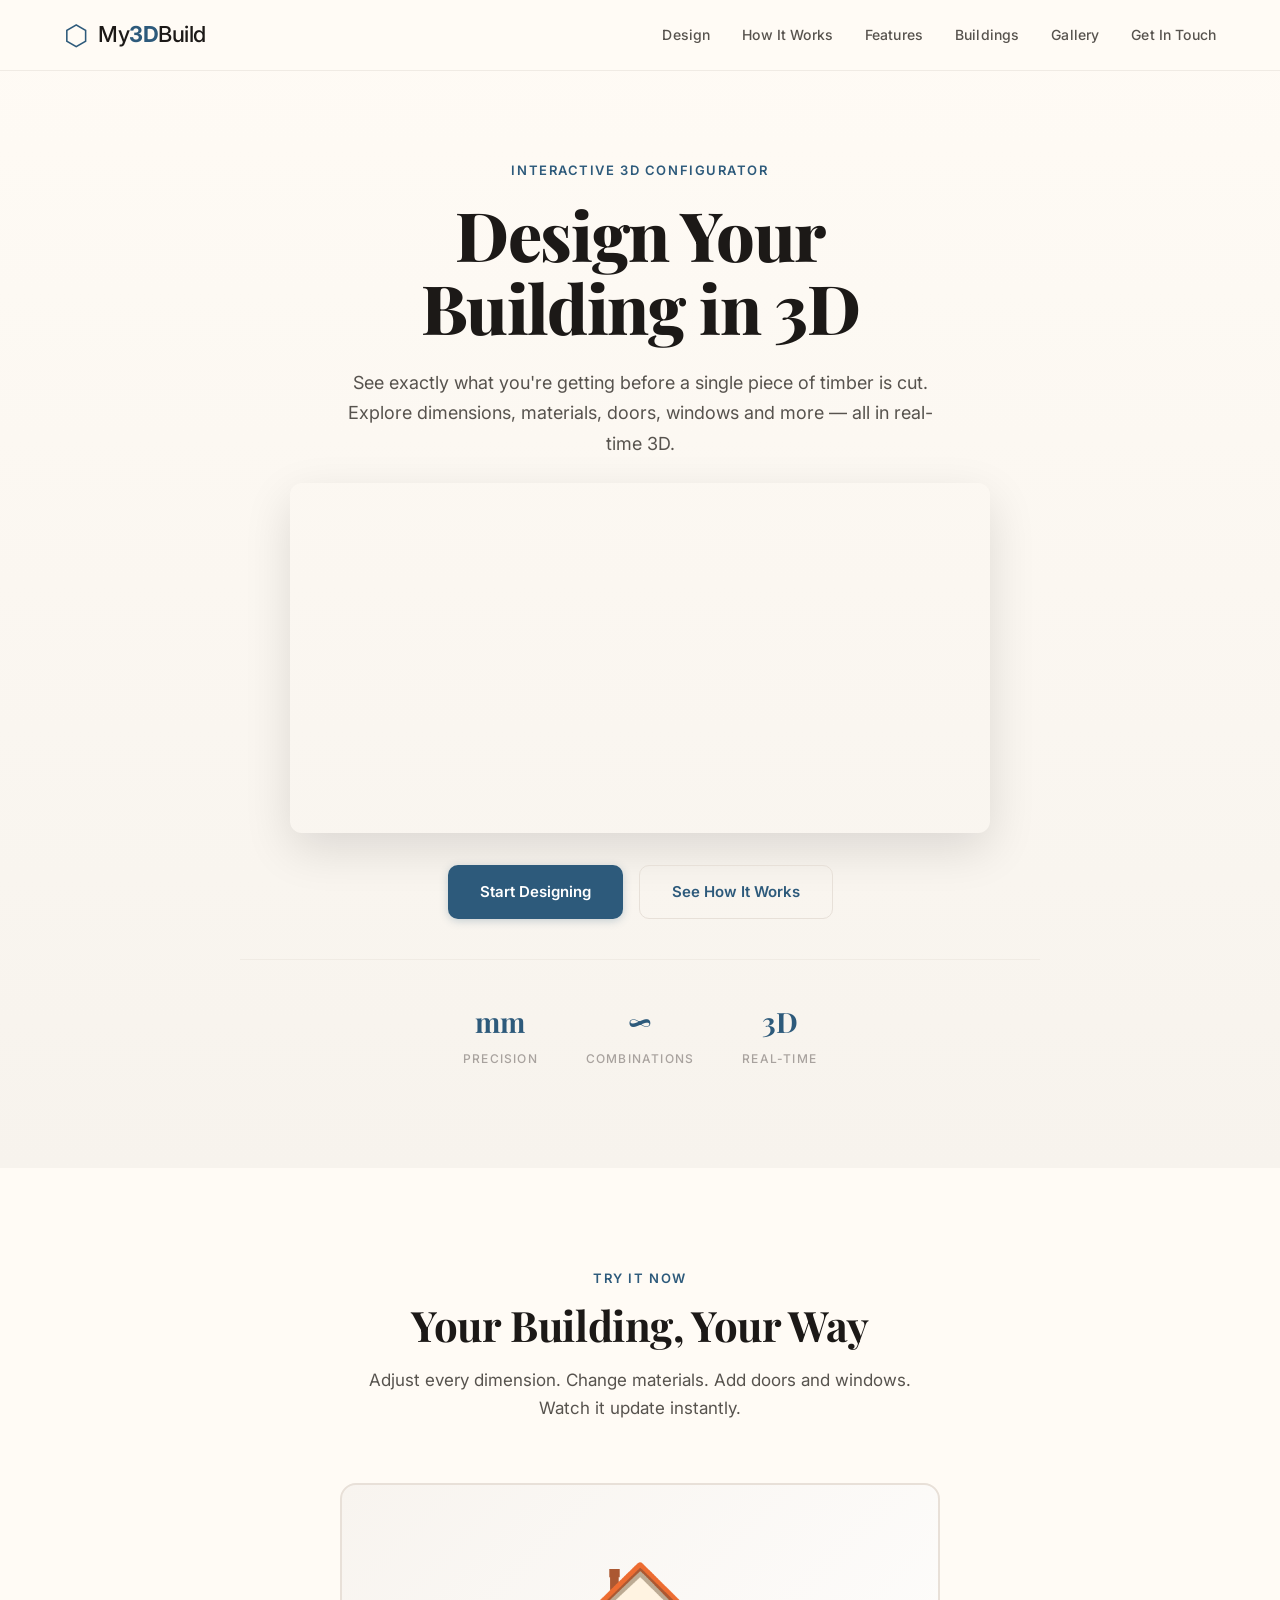
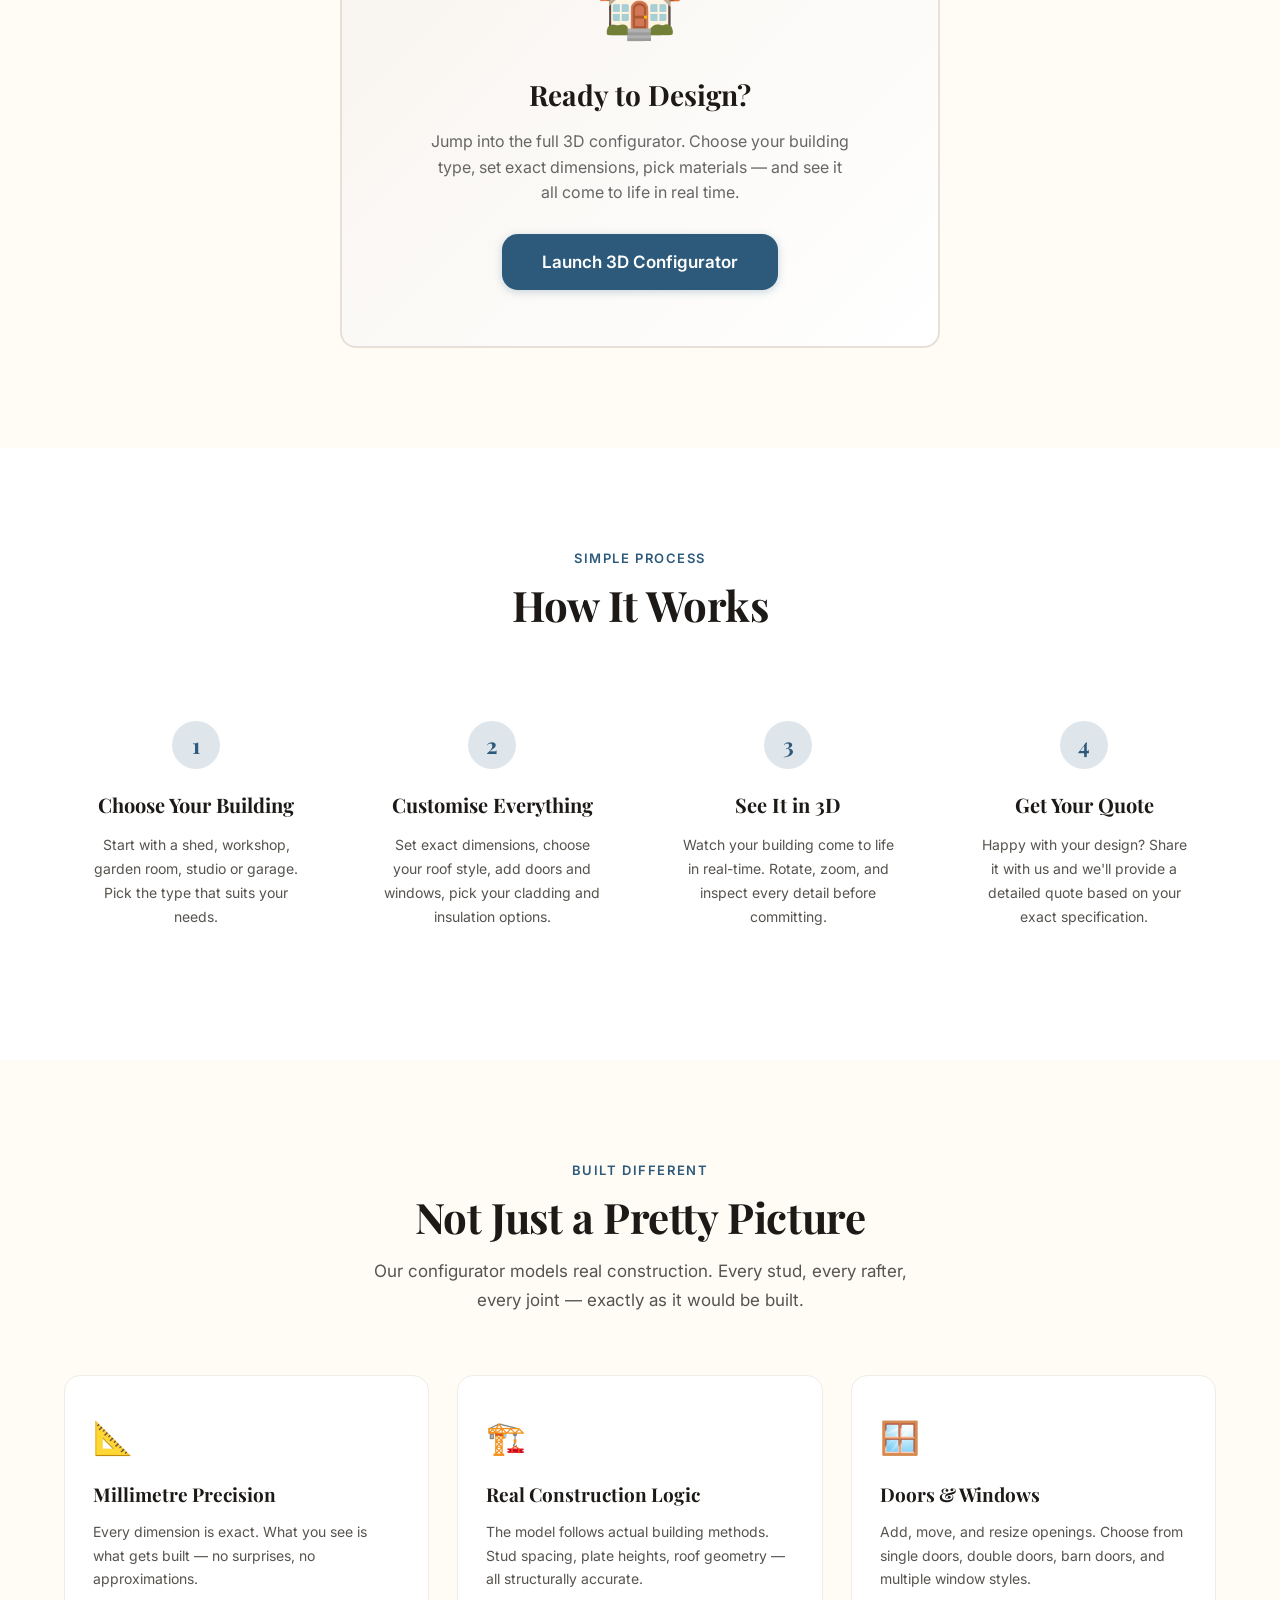
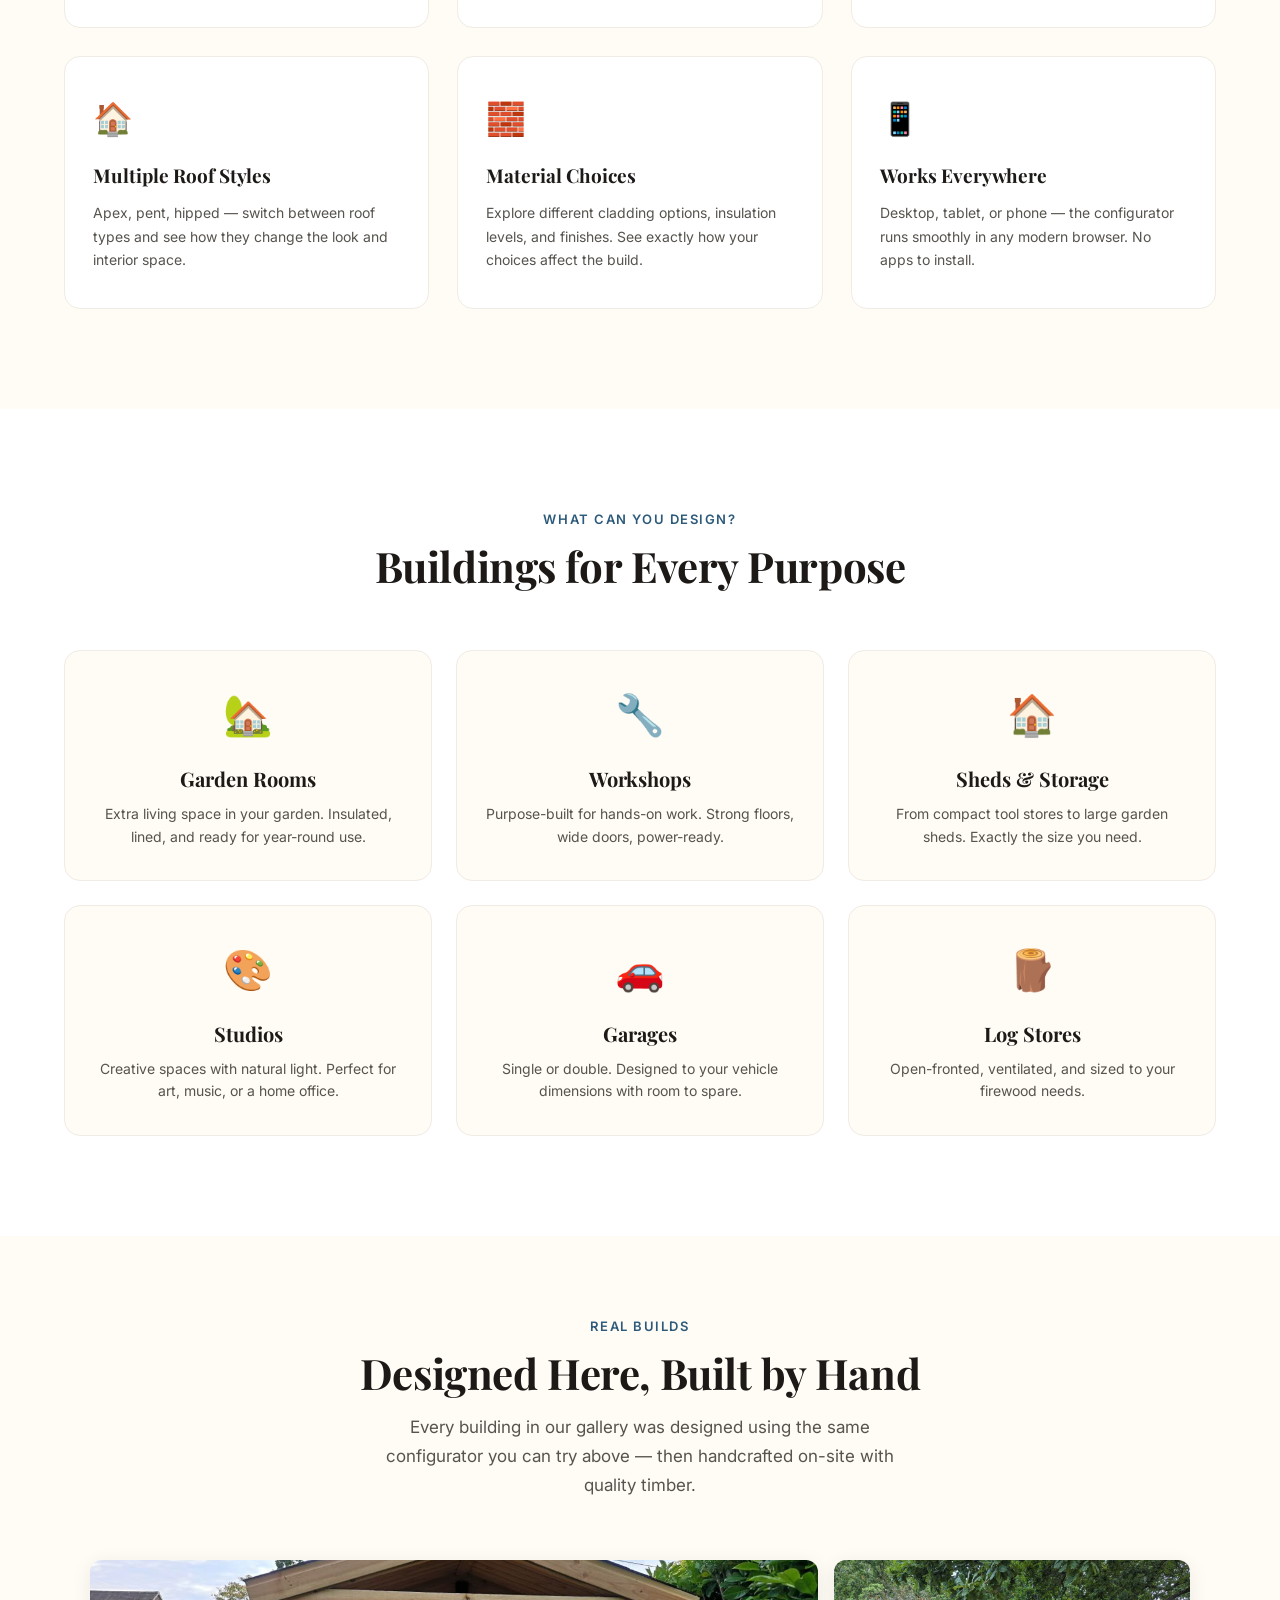
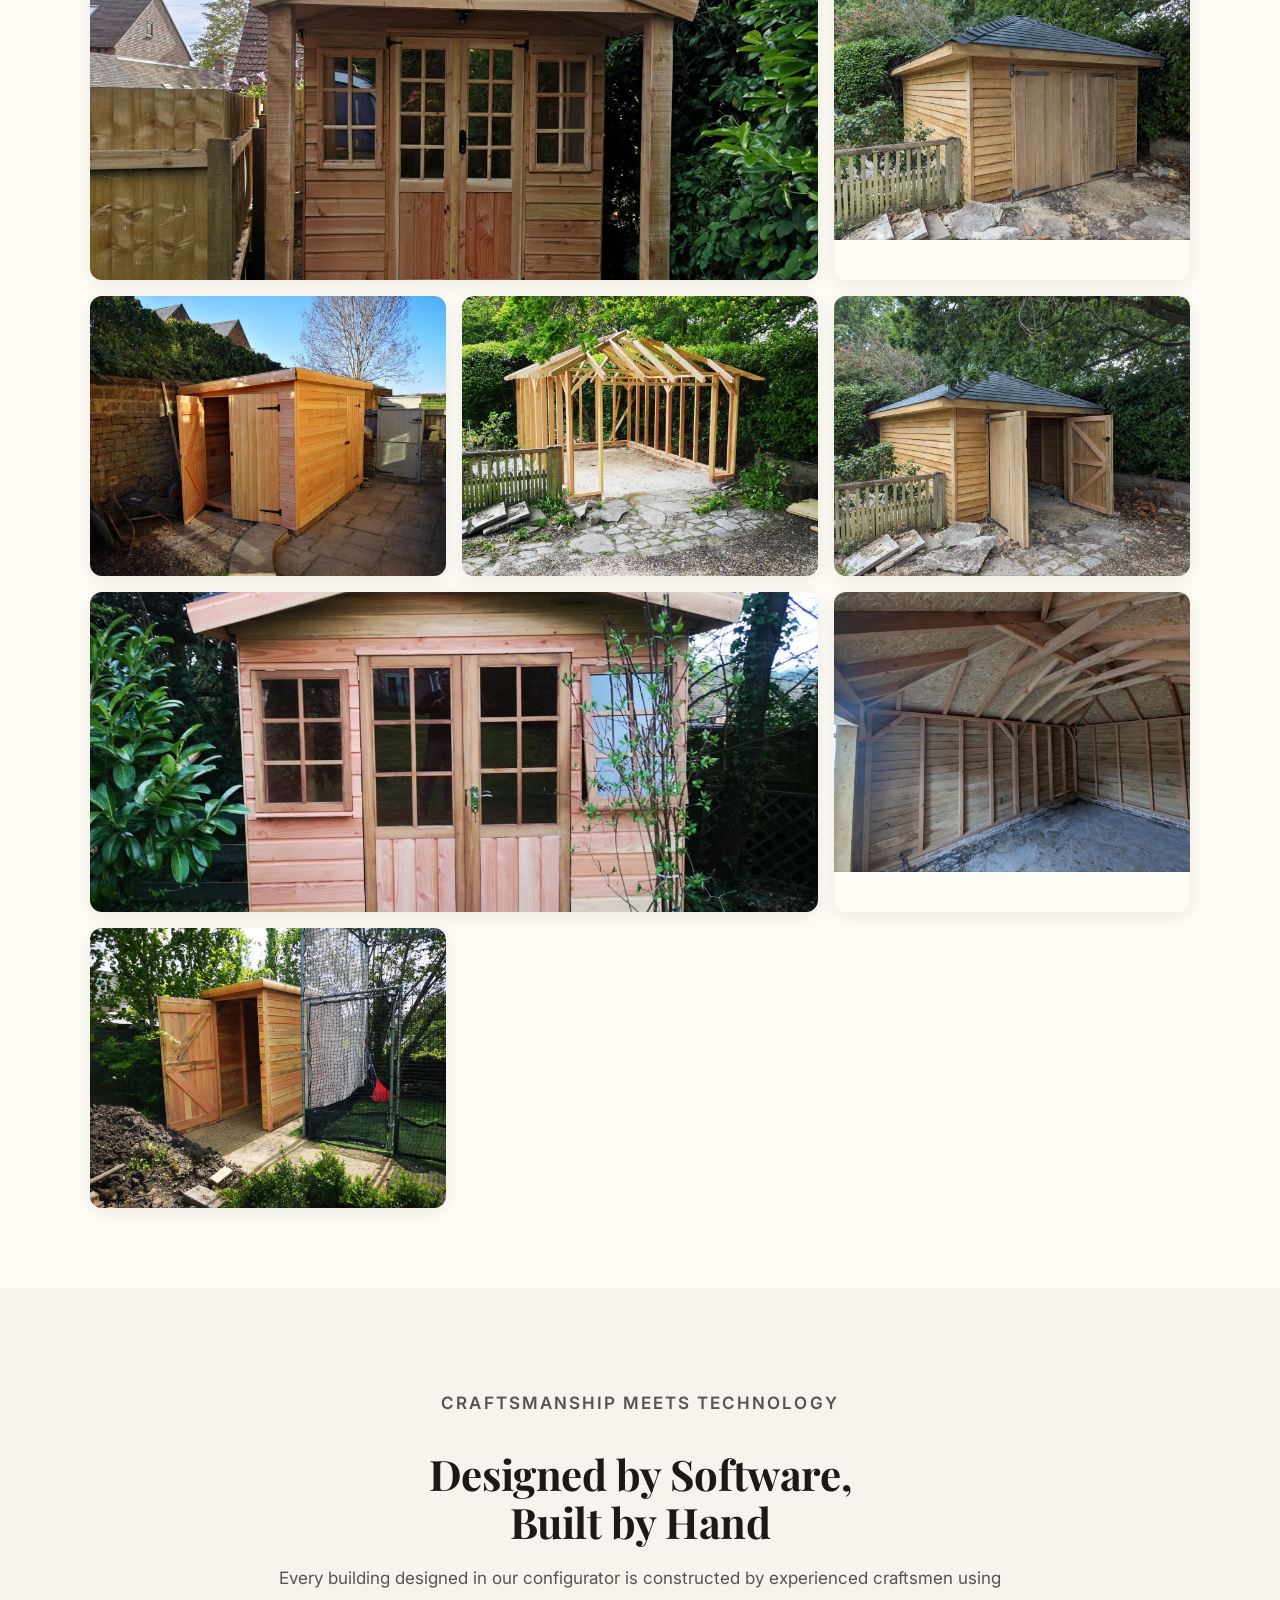
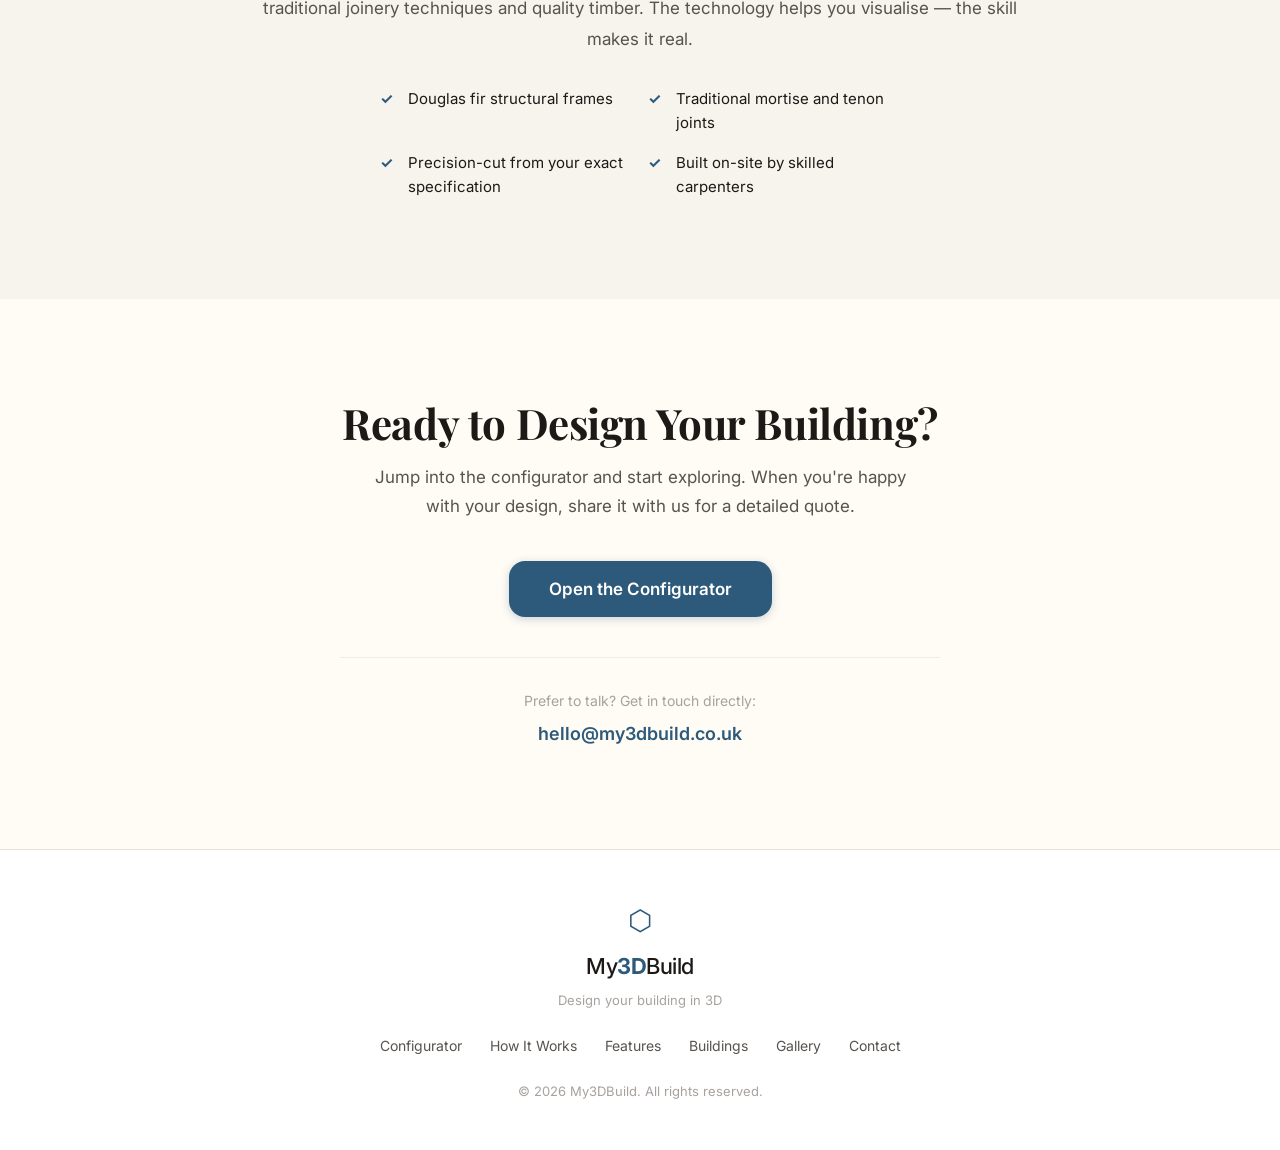
<file: index.html>
<!DOCTYPE html>
<html lang="en">
<head>
  <meta charset="UTF-8">
  <meta name="viewport" content="width=device-width, initial-scale=1.0, maximum-scale=5.0, viewport-fit=cover">
  <meta name="theme-color" content="#FFFBF5">
  <title>My3DBuild — Design Your Building in 3D</title>
  <meta name="description" content="Design your dream garden building in 3D. Visualise sheds, workshops, garden rooms and more with our interactive configurator. Built by real craftsmen.">

  <!-- Fonts: matching Grow Cabin / dashboard feel -->
  <link rel="preconnect" href="https://fonts.googleapis.com">
  <link rel="preconnect" href="https://fonts.gstatic.com" crossorigin>
  <link href="https://fonts.googleapis.com/css2?family=Inter:wght@400;500;600;700&family=Playfair+Display:wght@600;700;800&display=swap" rel="stylesheet">

  <link rel="stylesheet" href="css/style.css">

  <!-- Structured Data: LocalBusiness -->
  <script type="application/ld+json">
  {
    "@context": "https://schema.org",
    "@type": "WebApplication",
    "name": "My3DBuild",
    "description": "Interactive 3D building configurator for garden buildings, sheds, workshops and more.",
    "url": "https://my3dbuild.co.uk",
    "applicationCategory": "DesignApplication",
    "operatingSystem": "Web Browser",
    "offers": {
      "@type": "Offer",
      "price": "0",
      "priceCurrency": "GBP"
    }
  }
  </script>
</head>
<body>

  <!-- ===== HEADER / NAV ===== -->
  <header class="header">
    <div class="container header-inner">
      <a href="/" class="logo">
        <span class="logo-icon">⬡</span>
        <span class="logo-text">My<strong>3D</strong>Build</span>
      </a>
      <nav class="nav" id="mainNav">
        <a href="#configurator" class="nav-link">Design</a>
        <a href="#how-it-works" class="nav-link">How It Works</a>
        <a href="#features" class="nav-link">Features</a>
        <a href="#buildings" class="nav-link">Buildings</a>
        <a href="#gallery" class="nav-link">Gallery</a>
        <a href="#contact" class="nav-link">Get In Touch</a>
      </nav>
      <button class="nav-toggle" id="navToggle" aria-label="Toggle menu">
        <span></span><span></span><span></span>
      </button>
    </div>
  </header>

  <!-- ===== HERO ===== -->
  <section class="hero">
    <div class="container">
      <div class="hero-content">
        <p class="hero-eyebrow">Interactive 3D Configurator</p>
        <h1 class="hero-title">Design Your<br>Building in 3D</h1>
        <p class="hero-subtitle">See exactly what you're getting before a single piece of timber is cut. Explore dimensions, materials, doors, windows and more — all in real-time 3D.</p>
        <div class="hero-video">
          <video autoplay muted loop playsinline>
            <source src="video/configurator-demo.mp4" type="video/mp4">
          </video>
        </div>
        <div class="hero-actions">
          <a href="#configurator" class="btn btn-primary">Start Designing</a>
          <a href="#how-it-works" class="btn btn-secondary">See How It Works</a>
        </div>
        <div class="hero-stats">
          <div class="stat">
            <span class="stat-value">mm</span>
            <span class="stat-label">Precision</span>
          </div>
          <div class="stat">
            <span class="stat-value">∞</span>
            <span class="stat-label">Combinations</span>
          </div>
          <div class="stat">
            <span class="stat-value">3D</span>
            <span class="stat-label">Real-time</span>
          </div>
        </div>
      </div>
    </div>
  </section>

  <!-- ===== CONFIGURATOR SECTION ===== -->
  <section class="configurator-section" id="configurator">
    <div class="container">
      <div class="section-header">
        <p class="section-eyebrow">Try It Now</p>
        <h2 class="section-title">Your Building, Your Way</h2>
        <p class="section-subtitle">Adjust every dimension. Change materials. Add doors and windows. Watch it update instantly.</p>
      </div>
      <!-- Launch card (desktop + mobile) -->
      <div class="configurator-wrap">
        <div class="configurator-launch-card">
          <div class="configurator-launch-icon">🏠</div>
          <h3>Ready to Design?</h3>
          <p>Jump into the full 3D configurator. Choose your building type, set exact dimensions, pick materials — and see it all come to life in real time.</p>
          <button class="btn btn-primary btn-lg" id="launchConfiguratorBtn">Launch 3D Configurator</button>
        </div>
      </div>
    </div>
  </section>

  <!-- ===== FULLSCREEN CONFIGURATOR OVERLAY ===== -->
  <div class="configurator-fullscreen" id="configuratorFullscreen">
    <div class="configurator-fullscreen-header">
      <button class="configurator-back-btn" id="configuratorBackBtn">
        <span class="back-arrow">←</span>
        <span class="back-text">Back to My3DBuild</span>
      </button>
      <span class="configurator-fullscreen-logo">
        <span class="logo-icon">⬡</span> My<strong>3D</strong>Build
      </span>
    </div>
    <iframe
      id="configuratorIframe"
      title="3D Building Configurator"
      allow="accelerometer; autoplay; clipboard-write; encrypted-media; gyroscope"
    ></iframe>
  </div>

  <!-- ===== HOW IT WORKS ===== -->
  <section class="how-it-works" id="how-it-works">
    <div class="container">
      <div class="section-header">
        <p class="section-eyebrow">Simple Process</p>
        <h2 class="section-title">How It Works</h2>
      </div>
      <div class="steps-grid">
        <div class="step-card">
          <div class="step-number">1</div>
          <h3 class="step-title">Choose Your Building</h3>
          <p class="step-desc">Start with a shed, workshop, garden room, studio or garage. Pick the type that suits your needs.</p>
        </div>
        <div class="step-card">
          <div class="step-number">2</div>
          <h3 class="step-title">Customise Everything</h3>
          <p class="step-desc">Set exact dimensions, choose your roof style, add doors and windows, pick your cladding and insulation options.</p>
        </div>
        <div class="step-card">
          <div class="step-number">3</div>
          <h3 class="step-title">See It in 3D</h3>
          <p class="step-desc">Watch your building come to life in real-time. Rotate, zoom, and inspect every detail before committing.</p>
        </div>
        <div class="step-card">
          <div class="step-number">4</div>
          <h3 class="step-title">Get Your Quote</h3>
          <p class="step-desc">Happy with your design? Share it with us and we'll provide a detailed quote based on your exact specification.</p>
        </div>
      </div>
    </div>
  </section>

  <!-- ===== FEATURES ===== -->
  <section class="features" id="features">
    <div class="container">
      <div class="section-header">
        <p class="section-eyebrow">Built Different</p>
        <h2 class="section-title">Not Just a Pretty Picture</h2>
        <p class="section-subtitle">Our configurator models real construction. Every stud, every rafter, every joint — exactly as it would be built.</p>
      </div>
      <div class="features-grid">
        <div class="feature-card">
          <div class="feature-icon">📐</div>
          <h3 class="feature-title">Millimetre Precision</h3>
          <p class="feature-desc">Every dimension is exact. What you see is what gets built — no surprises, no approximations.</p>
        </div>
        <div class="feature-card">
          <div class="feature-icon">🏗️</div>
          <h3 class="feature-title">Real Construction Logic</h3>
          <p class="feature-desc">The model follows actual building methods. Stud spacing, plate heights, roof geometry — all structurally accurate.</p>
        </div>
        <div class="feature-card">
          <div class="feature-icon">🪟</div>
          <h3 class="feature-title">Doors & Windows</h3>
          <p class="feature-desc">Add, move, and resize openings. Choose from single doors, double doors, barn doors, and multiple window styles.</p>
        </div>
        <div class="feature-card">
          <div class="feature-icon">🏠</div>
          <h3 class="feature-title">Multiple Roof Styles</h3>
          <p class="feature-desc">Apex, pent, hipped — switch between roof types and see how they change the look and interior space.</p>
        </div>
        <div class="feature-card">
          <div class="feature-icon">🧱</div>
          <h3 class="feature-title">Material Choices</h3>
          <p class="feature-desc">Explore different cladding options, insulation levels, and finishes. See exactly how your choices affect the build.</p>
        </div>
        <div class="feature-card">
          <div class="feature-icon">📱</div>
          <h3 class="feature-title">Works Everywhere</h3>
          <p class="feature-desc">Desktop, tablet, or phone — the configurator runs smoothly in any modern browser. No apps to install.</p>
        </div>
      </div>
    </div>
  </section>

  <!-- ===== BUILDING TYPES ===== -->
  <section class="buildings" id="buildings">
    <div class="container">
      <div class="section-header">
        <p class="section-eyebrow">What Can You Design?</p>
        <h2 class="section-title">Buildings for Every Purpose</h2>
      </div>
      <div class="buildings-grid">
        <div class="building-card">
          <div class="building-icon">🏡</div>
          <h3>Garden Rooms</h3>
          <p>Extra living space in your garden. Insulated, lined, and ready for year-round use.</p>
        </div>
        <div class="building-card">
          <div class="building-icon">🔧</div>
          <h3>Workshops</h3>
          <p>Purpose-built for hands-on work. Strong floors, wide doors, power-ready.</p>
        </div>
        <div class="building-card">
          <div class="building-icon">🏠</div>
          <h3>Sheds & Storage</h3>
          <p>From compact tool stores to large garden sheds. Exactly the size you need.</p>
        </div>
        <div class="building-card">
          <div class="building-icon">🎨</div>
          <h3>Studios</h3>
          <p>Creative spaces with natural light. Perfect for art, music, or a home office.</p>
        </div>
        <div class="building-card">
          <div class="building-icon">🚗</div>
          <h3>Garages</h3>
          <p>Single or double. Designed to your vehicle dimensions with room to spare.</p>
        </div>
        <div class="building-card">
          <div class="building-icon">🪵</div>
          <h3>Log Stores</h3>
          <p>Open-fronted, ventilated, and sized to your firewood needs.</p>
        </div>
      </div>
    </div>
  </section>

  <!-- ===== GALLERY ===== -->
  <section class="gallery" id="gallery">
    <div class="container">
      <div class="section-header">
        <p class="section-eyebrow">Real Builds</p>
        <h2 class="section-title">Designed Here, Built by Hand</h2>
        <p class="section-subtitle">Every building in our gallery was designed using the same configurator you can try above — then handcrafted on-site with quality timber.</p>
      </div>
      <div class="gallery-grid">
        <div class="gallery-item gallery-item--wide">
          <img src="images/gallery/summerhouse-veranda.jpg" alt="Bespoke summerhouse with veranda, apex roof and glazed double doors" loading="lazy">
          <div class="gallery-caption">Summerhouse with veranda — apex roof, glazed French doors</div>
        </div>
        <div class="gallery-item">
          <img src="images/gallery/hipped-workshop-slate.jpg" alt="Hipped roof workshop with slate tiles and double barn doors" loading="lazy">
          <div class="gallery-caption">Hipped workshop — slate roof, barn doors</div>
        </div>
        <div class="gallery-item">
          <img src="images/gallery/shed-double-doors.jpg" alt="Garden shed with double doors and stone wall" loading="lazy">
          <div class="gallery-caption">Garden shed — double doors, quality finish</div>
        </div>
        <div class="gallery-item">
          <img src="images/gallery/frame-construction.jpg" alt="Timber frame under construction showing structural quality" loading="lazy">
          <div class="gallery-caption">Frame going up — real structural timber</div>
        </div>
        <div class="gallery-item">
          <img src="images/gallery/hipped-workshop-open.jpg" alt="Hipped roof workshop with doors open showing interior" loading="lazy">
          <div class="gallery-caption">Workshop interior — spacious and functional</div>
        </div>
        <div class="gallery-item gallery-item--wide">
          <img src="images/gallery/summerhouse-side.jpg" alt="Summerhouse with glazed doors and apex roof in garden setting" loading="lazy">
          <div class="gallery-caption">Summerhouse — glazed doors, perfect garden retreat</div>
        </div>
        <div class="gallery-item">
          <img src="images/gallery/interior-framing.jpg" alt="Interior view showing exposed timber frame and roof structure" loading="lazy">
          <div class="gallery-caption">Interior framing — exposed roof structure</div>
        </div>
        <div class="gallery-item">
          <img src="images/gallery/pent-tool-store.jpg" alt="Compact pent roof tool store with ledge and brace door" loading="lazy">
          <div class="gallery-caption">Compact tool store — pent roof, solid construction</div>
        </div>
      </div>
    </div>
  </section>

  <!-- ===== CRAFTSMANSHIP ===== -->
  <section class="craftsmanship">
    <div class="container">
      <div class="craft-inner">
        <div class="craft-content">
          <p class="section-eyebrow">Craftsmanship Meets Technology</p>
          <h2 class="section-title">Designed by Software,<br>Built by Hand</h2>
          <p>Every building designed in our configurator is constructed by experienced craftsmen using traditional joinery techniques and quality timber. The technology helps you visualise — the skill makes it real.</p>
          <ul class="craft-list">
            <li>Douglas fir structural frames</li>
            <li>Traditional mortise and tenon joints</li>
            <li>Precision-cut from your exact specification</li>
            <li>Built on-site by skilled carpenters</li>
          </ul>
        </div>
      </div>
    </div>
  </section>

  <!-- ===== CTA ===== -->
  <section class="cta-section" id="contact">
    <div class="container">
      <div class="cta-inner">
        <h2 class="section-title">Ready to Design Your Building?</h2>
        <p class="section-subtitle">Jump into the configurator and start exploring. When you're happy with your design, share it with us for a detailed quote.</p>
        <div class="cta-actions">
          <button class="btn btn-primary btn-lg" id="ctaLaunchBtn">Open the Configurator</button>
        </div>
        <div class="cta-contact">
          <p>Prefer to talk? Get in touch directly:</p>
          <a href="mailto:hello@my3dbuild.co.uk" class="contact-link">hello@my3dbuild.co.uk</a>
        </div>
      </div>
    </div>
  </section>

  <!-- ===== FOOTER ===== -->
  <footer class="footer">
    <div class="container footer-inner">
      <div class="footer-brand">
        <span class="logo-icon">⬡</span>
        <span class="logo-text">My<strong>3D</strong>Build</span>
        <p class="footer-tagline">Design your building in 3D</p>
      </div>
      <div class="footer-links">
        <a href="#configurator">Configurator</a>
        <a href="#how-it-works">How It Works</a>
        <a href="#features">Features</a>
        <a href="#buildings">Buildings</a>
        <a href="#gallery">Gallery</a>
        <a href="#contact">Contact</a>
      </div>
      <div class="footer-legal">
        <p>&copy; 2026 My3DBuild. All rights reserved.</p>
      </div>
    </div>
  </footer>

  <script src="js/main.js"></script>
</body>
</html>
</file>
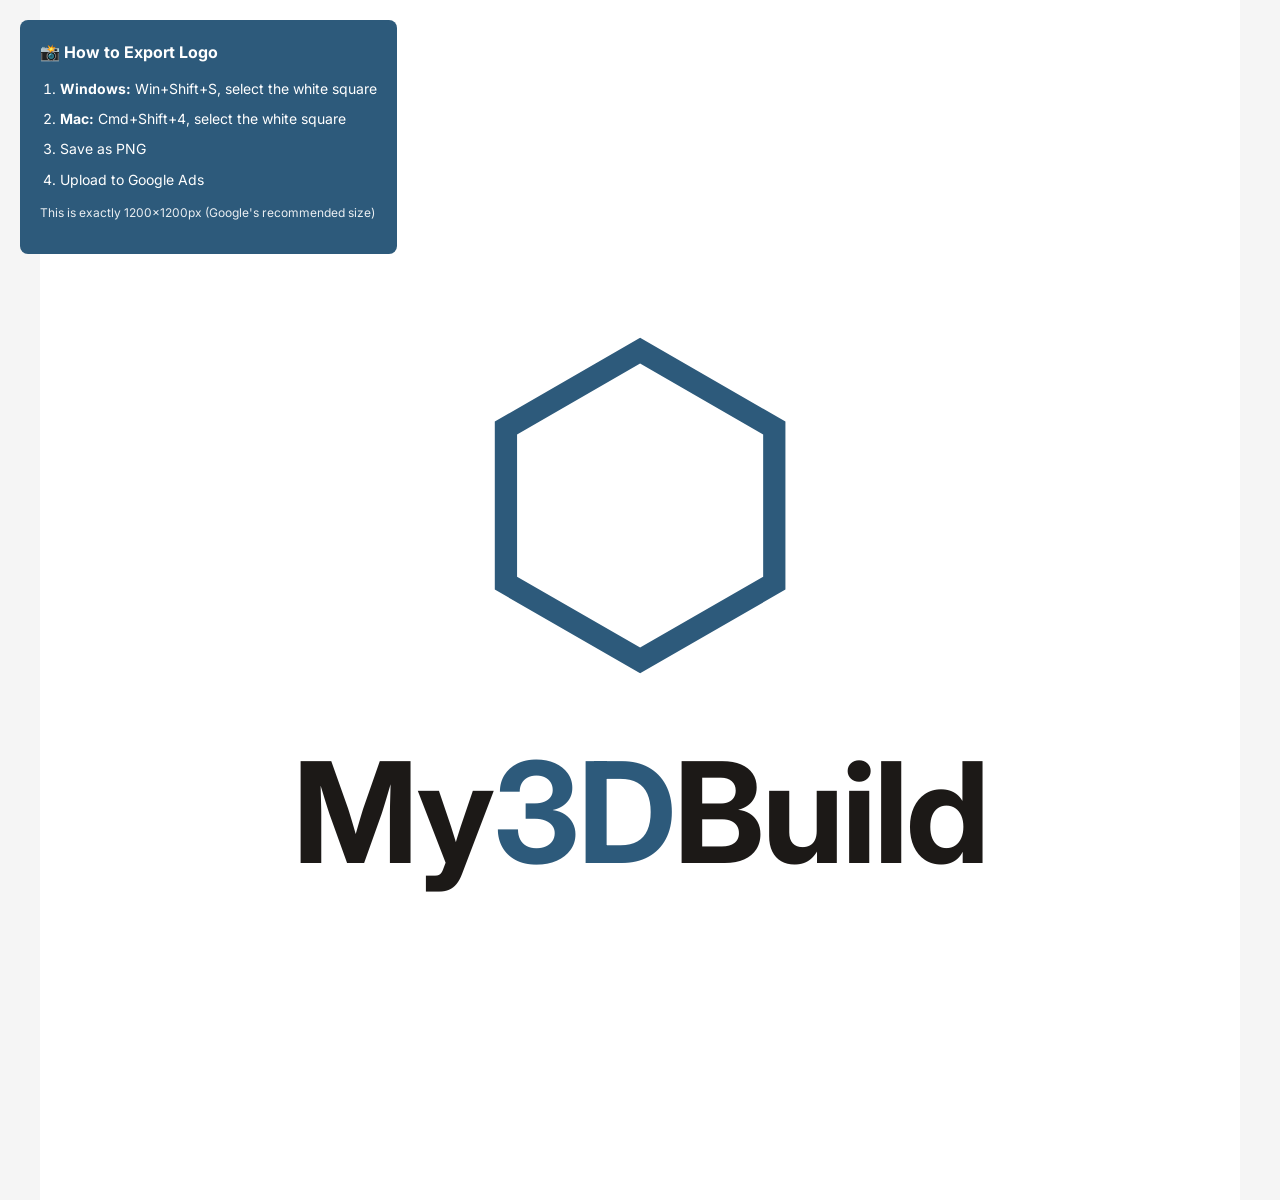
<file: logo-export.html>
<!DOCTYPE html>
<html>
<head>
  <meta charset="UTF-8">
  <title>My3DBuild Logo Export</title>
  <link rel="preconnect" href="https://fonts.googleapis.com">
  <link rel="preconnect" href="https://fonts.gstatic.com" crossorigin>
  <link href="https://fonts.googleapis.com/css2?family=Inter:wght@700&display=swap" rel="stylesheet">
  <style>
    body {
      margin: 0;
      padding: 0;
      display: flex;
      align-items: center;
      justify-content: center;
      min-height: 100vh;
      background: #f5f5f5;
    }
    
    .logo-export {
      width: 1200px;
      height: 1200px;
      background: white;
      display: flex;
      align-items: center;
      justify-content: center;
      flex-direction: column;
      gap: 24px;
    }
    
    .hex {
      font-size: 400px;
      color: #2D5A7B;
      line-height: 1;
    }
    
    .text {
      font-family: 'Inter', sans-serif;
      font-size: 140px;
      font-weight: 700;
      color: #1C1917;
      letter-spacing: -2px;
    }
    
    .text strong {
      color: #2D5A7B;
    }

    .instructions {
      position: fixed;
      top: 20px;
      left: 20px;
      background: #2D5A7B;
      color: white;
      padding: 20px;
      border-radius: 8px;
      font-family: 'Inter', sans-serif;
      max-width: 400px;
      font-size: 14px;
      line-height: 1.6;
    }

    .instructions h3 {
      margin: 0 0 12px 0;
      font-size: 16px;
    }

    .instructions ol {
      margin: 0;
      padding-left: 20px;
    }

    .instructions li {
      margin-bottom: 8px;
    }
  </style>
</head>
<body>

  <div class="instructions">
    <h3>📸 How to Export Logo</h3>
    <ol>
      <li><strong>Windows:</strong> Win+Shift+S, select the white square</li>
      <li><strong>Mac:</strong> Cmd+Shift+4, select the white square</li>
      <li>Save as PNG</li>
      <li>Upload to Google Ads</li>
    </ol>
    <p style="margin-top: 12px; font-size: 12px; opacity: 0.9;">This is exactly 1200×1200px (Google's recommended size)</p>
  </div>

  <div class="logo-export">
    <div class="hex">⬡</div>
    <div class="text">My<strong>3D</strong>Build</div>
  </div>

</body>
</html>
</file>
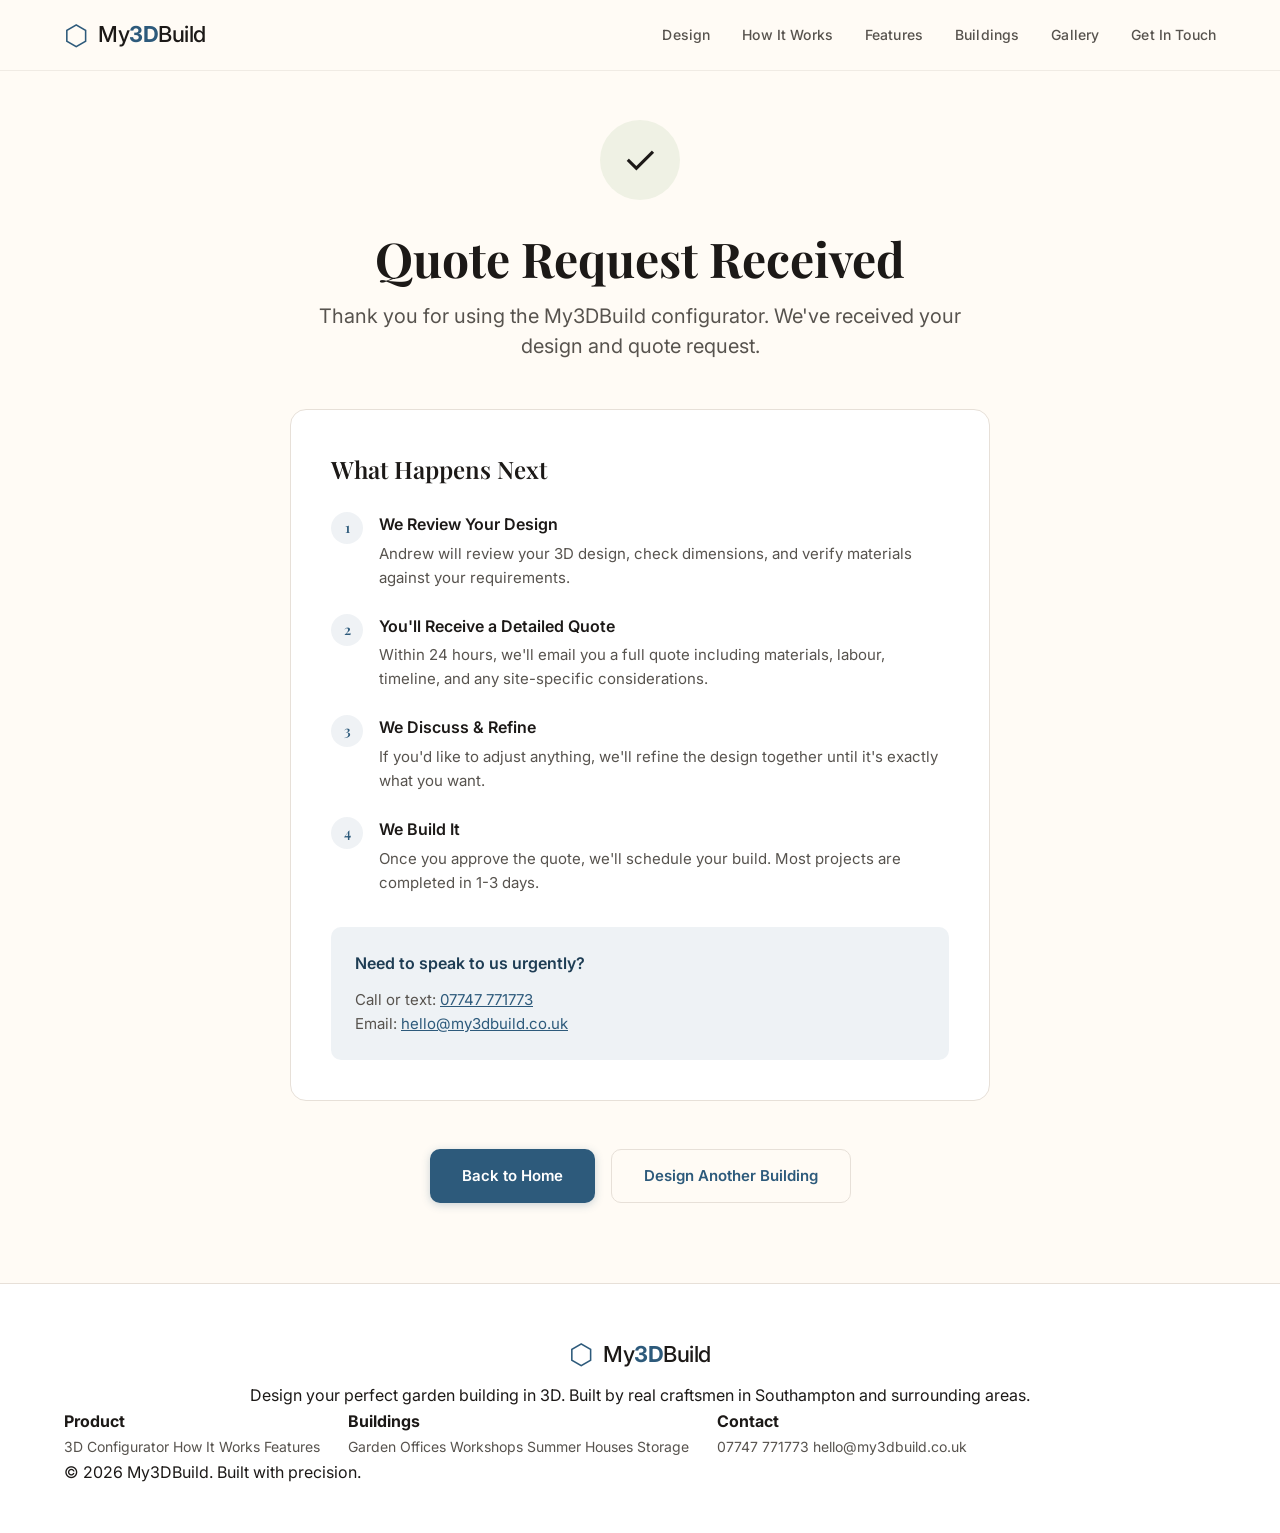
<file: thank-you.html>
<!DOCTYPE html>
<html lang="en">
<head>
  <meta charset="UTF-8">
  <meta name="viewport" content="width=device-width, initial-scale=1.0, maximum-scale=5.0, viewport-fit=cover">
  <meta name="theme-color" content="#FFFBF5">
  <title>Quote Received — My3DBuild</title>
  <meta name="description" content="Thank you for your quote request. We'll review your design and get back to you within 24 hours.">

  <!-- Fonts: matching site -->
  <link rel="preconnect" href="https://fonts.googleapis.com">
  <link rel="preconnect" href="https://fonts.gstatic.com" crossorigin>
  <link href="https://fonts.googleapis.com/css2?family=Inter:wght@400;500;600;700&family=Playfair+Display:wght@600;700;800&display=swap" rel="stylesheet">

  <link rel="stylesheet" href="css/style.css">

  <style>
    /* Thank you page specific styles */
    .thank-you-hero {
      min-height: 80vh;
      display: flex;
      align-items: center;
      padding: 120px 0 80px;
    }

    .thank-you-content {
      max-width: 700px;
      margin: 0 auto;
      text-align: center;
    }

    .thank-you-icon {
      width: 80px;
      height: 80px;
      margin: 0 auto 32px;
      background: var(--green-bg);
      border-radius: 50%;
      display: flex;
      align-items: center;
      justify-content: center;
      font-size: 40px;
    }

    .thank-you-title {
      font-family: var(--font-heading);
      font-size: 48px;
      font-weight: 700;
      color: var(--text);
      margin-bottom: 16px;
      line-height: 1.1;
    }

    .thank-you-subtitle {
      font-size: 20px;
      color: var(--text-secondary);
      margin-bottom: 48px;
      line-height: 1.5;
    }

    .next-steps {
      background: var(--surface);
      border: 1px solid var(--border);
      border-radius: var(--radius);
      padding: 40px;
      margin: 48px 0;
      text-align: left;
    }

    .next-steps-title {
      font-family: var(--font-heading);
      font-size: 24px;
      font-weight: 600;
      margin-bottom: 24px;
      color: var(--text);
    }

    .step {
      display: flex;
      gap: 16px;
      margin-bottom: 24px;
    }

    .step:last-child {
      margin-bottom: 0;
    }

    .step-number {
      flex-shrink: 0;
      width: 32px;
      height: 32px;
      background: var(--accent-bg);
      border-radius: 50%;
      display: flex;
      align-items: center;
      justify-content: center;
      font-weight: 600;
      color: var(--accent);
      font-size: 14px;
    }

    .step-content h3 {
      font-weight: 600;
      font-size: 16px;
      margin-bottom: 4px;
      color: var(--text);
    }

    .step-content p {
      color: var(--text-secondary);
      font-size: 15px;
    }

    .contact-box {
      background: var(--accent-bg);
      border-radius: var(--radius-sm);
      padding: 24px;
      margin-top: 32px;
    }

    .contact-box h4 {
      font-weight: 600;
      margin-bottom: 12px;
      color: var(--accent-dark);
    }

    .contact-box p {
      color: var(--text-secondary);
      font-size: 15px;
      line-height: 1.6;
    }

    .contact-box a {
      color: var(--accent);
      text-decoration: underline;
    }

    .btn-group {
      display: flex;
      gap: 16px;
      justify-content: center;
      flex-wrap: wrap;
    }

    @media (max-width: 640px) {
      .thank-you-title {
        font-size: 36px;
      }

      .thank-you-subtitle {
        font-size: 18px;
      }

      .next-steps {
        padding: 24px;
      }

      .btn-group {
        flex-direction: column;
      }

      .btn {
        width: 100%;
      }
    }
  </style>
</head>
<body>

  <!-- ===== HEADER / NAV ===== -->
  <header class="header">
    <div class="container header-inner">
      <a href="/" class="logo">
        <span class="logo-icon">⬡</span>
        <span class="logo-text">My<strong>3D</strong>Build</span>
      </a>
      <nav class="nav" id="mainNav">
        <a href="/#configurator" class="nav-link">Design</a>
        <a href="/#how-it-works" class="nav-link">How It Works</a>
        <a href="/#features" class="nav-link">Features</a>
        <a href="/#buildings" class="nav-link">Buildings</a>
        <a href="/#gallery" class="nav-link">Gallery</a>
        <a href="/#contact" class="nav-link">Get In Touch</a>
      </nav>
      <button class="nav-toggle" id="navToggle" aria-label="Toggle menu">
        <span></span><span></span><span></span>
      </button>
    </div>
  </header>

  <!-- ===== THANK YOU CONTENT ===== -->
  <section class="thank-you-hero">
    <div class="container">
      <div class="thank-you-content">
        
        <!-- Success icon -->
        <div class="thank-you-icon">✓</div>

        <!-- Main message -->
        <h1 class="thank-you-title">Quote Request Received</h1>
        <p class="thank-you-subtitle">
          Thank you for using the My3DBuild configurator. We've received your design and quote request.
        </p>

        <!-- What happens next -->
        <div class="next-steps">
          <h2 class="next-steps-title">What Happens Next</h2>
          
          <div class="step">
            <div class="step-number">1</div>
            <div class="step-content">
              <h3>We Review Your Design</h3>
              <p>Andrew will review your 3D design, check dimensions, and verify materials against your requirements.</p>
            </div>
          </div>

          <div class="step">
            <div class="step-number">2</div>
            <div class="step-content">
              <h3>You'll Receive a Detailed Quote</h3>
              <p>Within 24 hours, we'll email you a full quote including materials, labour, timeline, and any site-specific considerations.</p>
            </div>
          </div>

          <div class="step">
            <div class="step-number">3</div>
            <div class="step-content">
              <h3>We Discuss & Refine</h3>
              <p>If you'd like to adjust anything, we'll refine the design together until it's exactly what you want.</p>
            </div>
          </div>

          <div class="step">
            <div class="step-number">4</div>
            <div class="step-content">
              <h3>We Build It</h3>
              <p>Once you approve the quote, we'll schedule your build. Most projects are completed in 1-3 days.</p>
            </div>
          </div>

          <!-- Urgent contact box -->
          <div class="contact-box">
            <h4>Need to speak to us urgently?</h4>
            <p>
              Call or text: <a href="tel:+447747771773">07747 771773</a><br>
              Email: <a href="mailto:hello@my3dbuild.co.uk">hello@my3dbuild.co.uk</a>
            </p>
          </div>
        </div>

        <!-- Action buttons -->
        <div class="btn-group">
          <a href="/" class="btn btn-primary">Back to Home</a>
          <a href="/#configurator" class="btn btn-secondary">Design Another Building</a>
        </div>

      </div>
    </div>
  </section>

  <!-- ===== FOOTER ===== -->
  <footer class="footer">
    <div class="container">
      <div class="footer-content">
        <div class="footer-brand">
          <div class="logo">
            <span class="logo-icon">⬡</span>
            <span class="logo-text">My<strong>3D</strong>Build</span>
          </div>
          <p>Design your perfect garden building in 3D. Built by real craftsmen in Southampton and surrounding areas.</p>
        </div>
        <div class="footer-links">
          <div class="footer-col">
            <h4>Product</h4>
            <a href="/#configurator">3D Configurator</a>
            <a href="/#how-it-works">How It Works</a>
            <a href="/#features">Features</a>
          </div>
          <div class="footer-col">
            <h4>Buildings</h4>
            <a href="/#buildings">Garden Offices</a>
            <a href="/#buildings">Workshops</a>
            <a href="/#buildings">Summer Houses</a>
            <a href="/#buildings">Storage</a>
          </div>
          <div class="footer-col">
            <h4>Contact</h4>
            <a href="tel:+447747771773">07747 771773</a>
            <a href="mailto:hello@my3dbuild.co.uk">hello@my3dbuild.co.uk</a>
          </div>
        </div>
      </div>
      <div class="footer-bottom">
        <p>&copy; 2026 My3DBuild. Built with precision.</p>
      </div>
    </div>
  </footer>

  <!-- Mobile nav toggle script -->
  <script>
    const navToggle = document.getElementById('navToggle');
    const mainNav = document.getElementById('mainNav');
    
    navToggle.addEventListener('click', () => {
      mainNav.classList.toggle('active');
      navToggle.classList.toggle('active');
    });

    // Close nav when clicking a link
    mainNav.querySelectorAll('a').forEach(link => {
      link.addEventListener('click', () => {
        mainNav.classList.remove('active');
        navToggle.classList.remove('active');
      });
    });
  </script>

</body>
</html>
</file>
<file: css/style.css>
/* My3DBuild — Landing Page Styles
   Warm premium palette · Playfair headings · Inter body
   Inspired by Grow Cabin dashboard aesthetic */

/* ===== DESIGN TOKENS ===== */
:root {
  /* Warm base palette */
  --bg: #FFFBF5;
  --bg-alt: #F7F3ED;
  --surface: #FFFFFF;
  --surface-alt: #F5F0EB;
  --border: #E7E0D8;
  --border-light: #F0EBE4;
  --text: #1C1917;
  --text-secondary: #57534E;
  --text-muted: #A8A29E;

  /* Steel blue accent — structural, trustworthy */
  --accent: #2D5A7B;
  --accent-light: #3A7CA5;
  --accent-dark: #1E3D54;
  --accent-bg: rgba(45, 90, 123, 0.08);
  --accent-bg-strong: rgba(45, 90, 123, 0.15);

  /* Supporting colours */
  --warm: #C4956A;
  --warm-bg: rgba(196, 149, 106, 0.10);
  --green: #3A7D1C;
  --green-bg: rgba(58, 125, 28, 0.08);

  /* Layout */
  --max-width: 1200px;
  --section-pad: 100px;
  --section-pad-mobile: 60px;
  --radius: 16px;
  --radius-sm: 10px;
  --radius-xs: 6px;
  --shadow: 0 4px 24px rgba(28, 25, 23, 0.06);
  --shadow-sm: 0 1px 3px rgba(0, 0, 0, 0.06);
  --shadow-lg: 0 12px 48px rgba(28, 25, 23, 0.10);
  --transition: 0.25s ease;

  /* Typography */
  --font-heading: 'Playfair Display', Georgia, serif;
  --font-body: 'Inter', -apple-system, BlinkMacSystemFont, sans-serif;
}

/* ===== RESET ===== */
*, *::before, *::after { box-sizing: border-box; margin: 0; padding: 0; }

html {
  scroll-behavior: smooth;
  scroll-padding-top: 80px;
}

body {
  background: var(--bg);
  color: var(--text);
  font-family: var(--font-body);
  font-size: 16px;
  line-height: 1.6;
  -webkit-font-smoothing: antialiased;
  -moz-osx-font-smoothing: grayscale;
}

img { max-width: 100%; display: block; }
a { color: var(--accent); text-decoration: none; transition: color var(--transition); }
a:hover { color: var(--accent-light); }

/* ===== CONTAINER ===== */
.container {
  max-width: var(--max-width);
  margin: 0 auto;
  padding: 0 24px;
}

/* ===== HEADER ===== */
.header {
  position: fixed;
  top: 0;
  left: 0;
  right: 0;
  z-index: 1000;
  background: rgba(255, 251, 245, 0.92);
  backdrop-filter: blur(20px);
  -webkit-backdrop-filter: blur(20px);
  border-bottom: 1px solid var(--border-light);
  transition: box-shadow var(--transition);
}

.header.scrolled {
  box-shadow: 0 2px 20px rgba(0, 0, 0, 0.06);
}

.header-inner {
  display: flex;
  align-items: center;
  justify-content: space-between;
  height: 70px;
}

/* Logo */
.logo {
  display: flex;
  align-items: center;
  gap: 10px;
  text-decoration: none;
  color: var(--text);
}

.logo-icon {
  font-size: 28px;
  color: var(--accent);
}

.logo-text {
  font-family: var(--font-body);
  font-size: 22px;
  font-weight: 500;
  letter-spacing: -0.02em;
  color: var(--text);
}

.logo-text strong {
  font-weight: 700;
  color: var(--accent);
}

/* Nav */
.nav {
  display: flex;
  align-items: center;
  gap: 32px;
}

.nav-link {
  font-size: 14px;
  font-weight: 500;
  color: var(--text-secondary);
  text-decoration: none;
  transition: color var(--transition);
  letter-spacing: 0.01em;
}

.nav-link:hover {
  color: var(--accent);
}

/* Mobile nav toggle */
.nav-toggle {
  display: none;
  flex-direction: column;
  gap: 5px;
  background: none;
  border: none;
  cursor: pointer;
  padding: 8px;
}

.nav-toggle span {
  width: 24px;
  height: 2px;
  background: var(--text);
  border-radius: 2px;
  transition: var(--transition);
}

/* ===== HERO ===== */
.hero {
  padding: 160px 0 var(--section-pad);
  text-align: center;
  background: linear-gradient(180deg, var(--bg) 0%, var(--bg-alt) 100%);
}

.hero-content {
  max-width: 800px;
  margin: 0 auto;
}

.hero-eyebrow {
  font-size: 13px;
  font-weight: 600;
  text-transform: uppercase;
  letter-spacing: 0.12em;
  color: var(--accent);
  margin-bottom: 16px;
}

.hero-title {
  font-family: var(--font-heading);
  font-size: clamp(40px, 6vw, 68px);
  font-weight: 800;
  line-height: 1.08;
  color: var(--text);
  margin-bottom: 24px;
  letter-spacing: -0.02em;
}

.hero-subtitle {
  font-size: 18px;
  line-height: 1.7;
  color: var(--text-secondary);
  max-width: 600px;
  margin: 0 auto 24px;
}

/* Hero video */
.hero-video {
  max-width: 700px;
  margin: 0 auto 32px;
  border-radius: 12px;
  overflow: hidden;
  box-shadow: 0 16px 48px rgba(0, 0, 0, 0.12);
}

.hero-video video {
  width: 100%;
  display: block;
}

.hero-actions {
  display: flex;
  gap: 16px;
  justify-content: center;
  margin-bottom: 40px;
}

/* Hero stats */
.hero-stats {
  display: flex;
  justify-content: center;
  gap: 48px;
  padding-top: 40px;
  border-top: 1px solid var(--border-light);
}

.stat {
  display: flex;
  flex-direction: column;
  align-items: center;
  gap: 4px;
}

.stat-value {
  font-family: var(--font-heading);
  font-size: 28px;
  font-weight: 700;
  color: var(--accent);
}

.stat-label {
  font-size: 12px;
  font-weight: 500;
  text-transform: uppercase;
  letter-spacing: 0.1em;
  color: var(--text-muted);
}

/* ===== BUTTONS ===== */
.btn {
  display: inline-flex;
  align-items: center;
  justify-content: center;
  padding: 14px 32px;
  border-radius: var(--radius-sm);
  font-family: var(--font-body);
  font-size: 15px;
  font-weight: 600;
  text-decoration: none;
  transition: all var(--transition);
  cursor: pointer;
  border: none;
}

.btn-primary {
  background: var(--accent);
  color: white;
  box-shadow: 0 2px 8px rgba(45, 90, 123, 0.25);
}

.btn-primary:hover {
  background: var(--accent-light);
  color: white;
  box-shadow: 0 4px 16px rgba(45, 90, 123, 0.35);
  transform: translateY(-1px);
}

.btn-secondary {
  background: transparent;
  color: var(--accent);
  border: 1.5px solid var(--border);
}

.btn-secondary:hover {
  border-color: var(--accent);
  background: var(--accent-bg);
}

.btn-lg {
  padding: 18px 40px;
  font-size: 17px;
  border-radius: var(--radius);
}

/* ===== SECTION HEADERS ===== */
.section-eyebrow {
  font-size: 13px;
  font-weight: 600;
  text-transform: uppercase;
  letter-spacing: 0.12em;
  color: var(--accent);
  margin-bottom: 12px;
}

.section-title {
  font-family: var(--font-heading);
  font-size: clamp(28px, 4vw, 42px);
  font-weight: 700;
  color: var(--text);
  margin-bottom: 16px;
  letter-spacing: -0.01em;
  line-height: 1.15;
}

.section-subtitle {
  font-size: 17px;
  color: var(--text-secondary);
  max-width: 560px;
  margin: 0 auto;
  line-height: 1.7;
}

.section-header {
  text-align: center;
  margin-bottom: 60px;
}

/* ===== CONFIGURATOR SECTION ===== */
.configurator-section {
  padding: var(--section-pad) 0;
  background: var(--bg);
}

.configurator-wrap {
  max-width: 1100px;
  margin: 0 auto;
}

/* ===== HOW IT WORKS ===== */
.how-it-works {
  padding: var(--section-pad) 0;
  background: var(--surface);
}

.steps-grid {
  display: grid;
  grid-template-columns: repeat(4, 1fr);
  gap: 32px;
}

.step-card {
  text-align: center;
  padding: 32px 24px;
}

.step-number {
  display: inline-flex;
  align-items: center;
  justify-content: center;
  width: 48px;
  height: 48px;
  border-radius: 50%;
  background: var(--accent-bg-strong);
  color: var(--accent);
  font-family: var(--font-heading);
  font-size: 22px;
  font-weight: 700;
  margin-bottom: 20px;
}

.step-title {
  font-family: var(--font-heading);
  font-size: 20px;
  font-weight: 700;
  margin-bottom: 12px;
  color: var(--text);
}

.step-desc {
  font-size: 14px;
  color: var(--text-secondary);
  line-height: 1.7;
}

/* ===== FEATURES ===== */
.features {
  padding: var(--section-pad) 0;
  background: var(--bg);
}

.features-grid {
  display: grid;
  grid-template-columns: repeat(3, 1fr);
  gap: 28px;
}

.feature-card {
  background: var(--surface);
  border: 1px solid var(--border-light);
  border-radius: var(--radius);
  padding: 36px 28px;
  transition: all var(--transition);
}

.feature-card:hover {
  border-color: var(--border);
  box-shadow: var(--shadow);
  transform: translateY(-2px);
}

.feature-icon {
  font-size: 32px;
  margin-bottom: 16px;
}

.feature-title {
  font-family: var(--font-heading);
  font-size: 19px;
  font-weight: 700;
  margin-bottom: 10px;
  color: var(--text);
}

.feature-desc {
  font-size: 14px;
  color: var(--text-secondary);
  line-height: 1.7;
}

/* ===== BUILDING TYPES ===== */
.buildings {
  padding: var(--section-pad) 0;
  background: var(--surface);
}

.buildings-grid {
  display: grid;
  grid-template-columns: repeat(3, 1fr);
  gap: 24px;
}

.building-card {
  background: var(--bg);
  border: 1px solid var(--border-light);
  border-radius: var(--radius);
  padding: 32px 28px;
  text-align: center;
  transition: all var(--transition);
}

.building-card:hover {
  border-color: var(--accent);
  background: var(--accent-bg);
}

.building-icon {
  font-size: 40px;
  margin-bottom: 16px;
}

.building-card h3 {
  font-family: var(--font-heading);
  font-size: 20px;
  font-weight: 700;
  margin-bottom: 8px;
  color: var(--text);
}

.building-card p {
  font-size: 14px;
  color: var(--text-secondary);
  line-height: 1.6;
}

/* ===== CRAFTSMANSHIP ===== */
.craftsmanship {
  padding: var(--section-pad) 0;
  background: var(--bg-alt);
}

.craft-inner {
  max-width: 760px;
  margin: 0 auto;
}

.craft-content {
  text-align: center;
}

.craft-content p {
  font-size: 17px;
  color: var(--text-secondary);
  line-height: 1.8;
  margin-bottom: 32px;
}

.craft-list {
  list-style: none;
  display: grid;
  grid-template-columns: repeat(2, 1fr);
  gap: 16px;
  text-align: left;
  max-width: 520px;
  margin: 0 auto;
}

.craft-list li {
  font-size: 15px;
  color: var(--text);
  padding-left: 28px;
  position: relative;
}

.craft-list li::before {
  content: '✓';
  position: absolute;
  left: 0;
  color: var(--accent);
  font-weight: 700;
}

/* ===== CTA SECTION ===== */
.cta-section {
  padding: var(--section-pad) 0;
  background: var(--bg);
  text-align: center;
}

.cta-inner {
  max-width: 600px;
  margin: 0 auto;
}

.cta-actions {
  margin: 40px 0;
}

.cta-contact {
  margin-top: 32px;
  padding-top: 32px;
  border-top: 1px solid var(--border-light);
}

.cta-contact p {
  font-size: 14px;
  color: var(--text-muted);
  margin-bottom: 8px;
}

.contact-link {
  font-size: 18px;
  font-weight: 600;
  color: var(--accent);
}

/* ===== FOOTER ===== */
.footer {
  padding: 48px 0;
  background: var(--surface);
  border-top: 1px solid var(--border);
}

.footer-inner {
  display: flex;
  flex-direction: column;
  align-items: center;
  gap: 24px;
}

.footer-brand {
  display: flex;
  flex-direction: column;
  align-items: center;
  gap: 6px;
}

.footer-tagline {
  font-size: 13px;
  color: var(--text-muted);
}

.footer-links {
  display: flex;
  gap: 28px;
}

.footer-links a {
  font-size: 14px;
  color: var(--text-secondary);
}

.footer-links a:hover {
  color: var(--accent);
}

.footer-legal {
  font-size: 13px;
  color: var(--text-muted);
}

/* ===== SCROLL ANIMATIONS ===== */
.animate-in {
  opacity: 0;
  transform: translateY(24px);
  transition: opacity 0.6s ease, transform 0.6s ease;
}

.animate-in.visible {
  opacity: 1;
  transform: translateY(0);
}

/* Stagger cards */
.step-card.animate-in:nth-child(2) { transition-delay: 0.1s; }
.step-card.animate-in:nth-child(3) { transition-delay: 0.2s; }
.step-card.animate-in:nth-child(4) { transition-delay: 0.3s; }

.feature-card.animate-in:nth-child(2) { transition-delay: 0.08s; }
.feature-card.animate-in:nth-child(3) { transition-delay: 0.16s; }
.feature-card.animate-in:nth-child(4) { transition-delay: 0.24s; }
.feature-card.animate-in:nth-child(5) { transition-delay: 0.32s; }
.feature-card.animate-in:nth-child(6) { transition-delay: 0.40s; }

.building-card.animate-in:nth-child(2) { transition-delay: 0.08s; }
.building-card.animate-in:nth-child(3) { transition-delay: 0.16s; }
.building-card.animate-in:nth-child(4) { transition-delay: 0.24s; }
.building-card.animate-in:nth-child(5) { transition-delay: 0.32s; }
.building-card.animate-in:nth-child(6) { transition-delay: 0.40s; }

/* ===== RESPONSIVE ===== */
@media (max-width: 900px) {
  :root {
    --section-pad: var(--section-pad-mobile);
  }

  .nav { display: none; }
  .nav.open {
    display: flex;
    flex-direction: column;
    position: absolute;
    top: 70px;
    left: 0;
    right: 0;
    background: var(--surface);
    border-bottom: 1px solid var(--border);
    padding: 24px;
    gap: 20px;
    box-shadow: var(--shadow);
  }

  .nav-toggle { display: flex; }

  .hero { padding: 100px 0 48px; }
  .hero-title { font-size: 36px; }
  .hero-subtitle { font-size: 16px; margin-bottom: 20px; }
  .hero-video { margin: 0 -8px 24px; border-radius: 8px; }
  .hero-actions { flex-direction: column; align-items: center; }
  .hero-stats { gap: 32px; }

  .steps-grid { grid-template-columns: repeat(2, 1fr); }
  .features-grid { grid-template-columns: 1fr; }
  .buildings-grid { grid-template-columns: repeat(2, 1fr); }
  .craft-list { grid-template-columns: 1fr; }

  .footer-links { flex-wrap: wrap; justify-content: center; }
}

@media (max-width: 600px) {
  .steps-grid { grid-template-columns: 1fr; }
  .buildings-grid { grid-template-columns: 1fr; }
  .hero-title { font-size: 28px; }
  .hero-subtitle { font-size: 15px; margin-bottom: 16px; }
  .hero-video { margin: 0 -16px 20px; border-radius: 0; }
  .hero-stats { flex-direction: row; gap: 20px; flex-wrap: wrap; justify-content: center; }
  .hero-actions { margin-bottom: 24px; }

  /* Tighten configurator section so launch button is visible without scrolling */
  .configurator-section .section-header { margin-bottom: 28px; }
  .configurator-section { padding: 40px 0; }
}

/* ===== CONFIGURATOR LAUNCH CARD ===== */
.configurator-launch-card {
  text-align: center;
  padding: 56px 32px;
  background: linear-gradient(135deg, #f8f4ef 0%, #fff 100%);
  border-radius: 16px;
  border: 2px solid #e8e0d8;
  max-width: 600px;
  margin: 0 auto;
}

.configurator-launch-icon {
  font-size: 72px;
  margin-bottom: 16px;
}

.configurator-launch-card h3 {
  font-family: var(--font-display, 'Playfair Display', serif);
  font-size: 28px;
  font-weight: 700;
  margin-bottom: 12px;
  color: var(--text, #2c2c2c);
}

.configurator-launch-card p {
  color: var(--text-light, #666);
  margin-bottom: 28px;
  max-width: 420px;
  margin-left: auto;
  margin-right: auto;
  line-height: 1.6;
}

/* ===== FULLSCREEN CONFIGURATOR OVERLAY ===== */
.configurator-fullscreen {
  position: fixed;
  top: 0;
  left: 0;
  width: 100vw;
  height: 100vh;
  background: #fff;
  z-index: 99999;
  display: flex;
  flex-direction: column;
  opacity: 0;
  visibility: hidden;
  transition: opacity 0.35s ease, visibility 0.35s ease;
}

.configurator-fullscreen.active {
  opacity: 1;
  visibility: visible;
}

.configurator-fullscreen-header {
  display: flex;
  align-items: center;
  justify-content: space-between;
  padding: 8px 16px;
  background: #FFFBF5;
  border-bottom: 1px solid #e8e0d8;
  flex-shrink: 0;
  min-height: 44px;
}

.configurator-back-btn {
  display: flex;
  align-items: center;
  gap: 8px;
  background: none;
  border: none;
  cursor: pointer;
  font-size: 15px;
  font-weight: 600;
  color: var(--accent, #2D5A7B);
  padding: 6px 12px;
  border-radius: 8px;
  transition: background 0.2s;
}

.configurator-back-btn:hover {
  background: rgba(45, 90, 123, 0.08);
}

.back-arrow {
  font-size: 20px;
  line-height: 1;
}

.configurator-fullscreen-logo {
  font-size: 14px;
  font-weight: 500;
  color: var(--text-muted, #888);
  letter-spacing: 0.3px;
}

.configurator-fullscreen-logo .logo-icon {
  font-size: 16px;
}

.configurator-fullscreen iframe {
  flex: 1;
  width: 100%;
  border: none;
}

@media (max-width: 768px) {
  .configurator-fullscreen-header {
    padding: 6px 12px;
  }
  .back-text {
    display: none;
  }
  .configurator-back-btn {
    font-size: 18px;
  }
  .configurator-launch-card {
    padding: 40px 20px;
  }
  .configurator-launch-card h3 {
    font-size: 22px;
  }
}

/* ===== VIDEO SHOWCASE ===== */
.video-showcase {
  padding: 80px 0;
  background: var(--bg-alt, #F7F3ED);
}

.video-wrap {
  max-width: 900px;
  margin: 0 auto;
  border-radius: 16px;
  overflow: hidden;
  box-shadow: 0 20px 60px rgba(0, 0, 0, 0.15);
}

.video-wrap video {
  width: 100%;
  display: block;
}

/* ===== GALLERY ===== */
.gallery {
  padding: 80px 0;
  background: var(--bg, #FFFBF5);
}

.gallery-grid {
  display: grid;
  grid-template-columns: repeat(3, 1fr);
  gap: 16px;
  max-width: 1100px;
  margin: 0 auto;
}

.gallery-item {
  position: relative;
  border-radius: 12px;
  overflow: hidden;
  box-shadow: 0 4px 20px rgba(0, 0, 0, 0.08);
  transition: transform 0.3s ease, box-shadow 0.3s ease;
  cursor: pointer;
}

.gallery-item:hover {
  transform: translateY(-4px);
  box-shadow: 0 12px 40px rgba(0, 0, 0, 0.15);
}

.gallery-item--wide {
  grid-column: span 2;
}

.gallery-item img {
  width: 100%;
  height: 280px;
  object-fit: cover;
  display: block;
  transition: transform 0.4s ease;
}

.gallery-item--wide img {
  height: 320px;
}

.gallery-item:hover img {
  transform: scale(1.03);
}

.gallery-caption {
  position: absolute;
  bottom: 0;
  left: 0;
  right: 0;
  padding: 16px 20px;
  background: linear-gradient(transparent, rgba(0, 0, 0, 0.7));
  color: #fff;
  font-size: 14px;
  font-weight: 500;
  opacity: 0;
  transition: opacity 0.3s ease;
}

.gallery-item:hover .gallery-caption {
  opacity: 1;
}

/* Gallery responsive */
@media (max-width: 768px) {
  .gallery-grid {
    grid-template-columns: 1fr 1fr;
    gap: 12px;
  }
  
  .gallery-item--wide {
    grid-column: span 2;
  }
  
  .gallery-item img {
    height: 200px;
  }
  
  .gallery-item--wide img {
    height: 240px;
  }
  
  .gallery-caption {
    opacity: 1;
    font-size: 12px;
    padding: 10px 14px;
  }
}

@media (max-width: 480px) {
  .gallery-grid {
    grid-template-columns: 1fr;
  }
  
  .gallery-item--wide {
    grid-column: span 1;
  }
  
  .gallery-item img,
  .gallery-item--wide img {
    height: 220px;
  }
  
  .video-showcase {
    padding: 48px 0;
  }
  
  .video-wrap {
    border-radius: 8px;
    margin: 0 -16px;
  }
}
</file>
